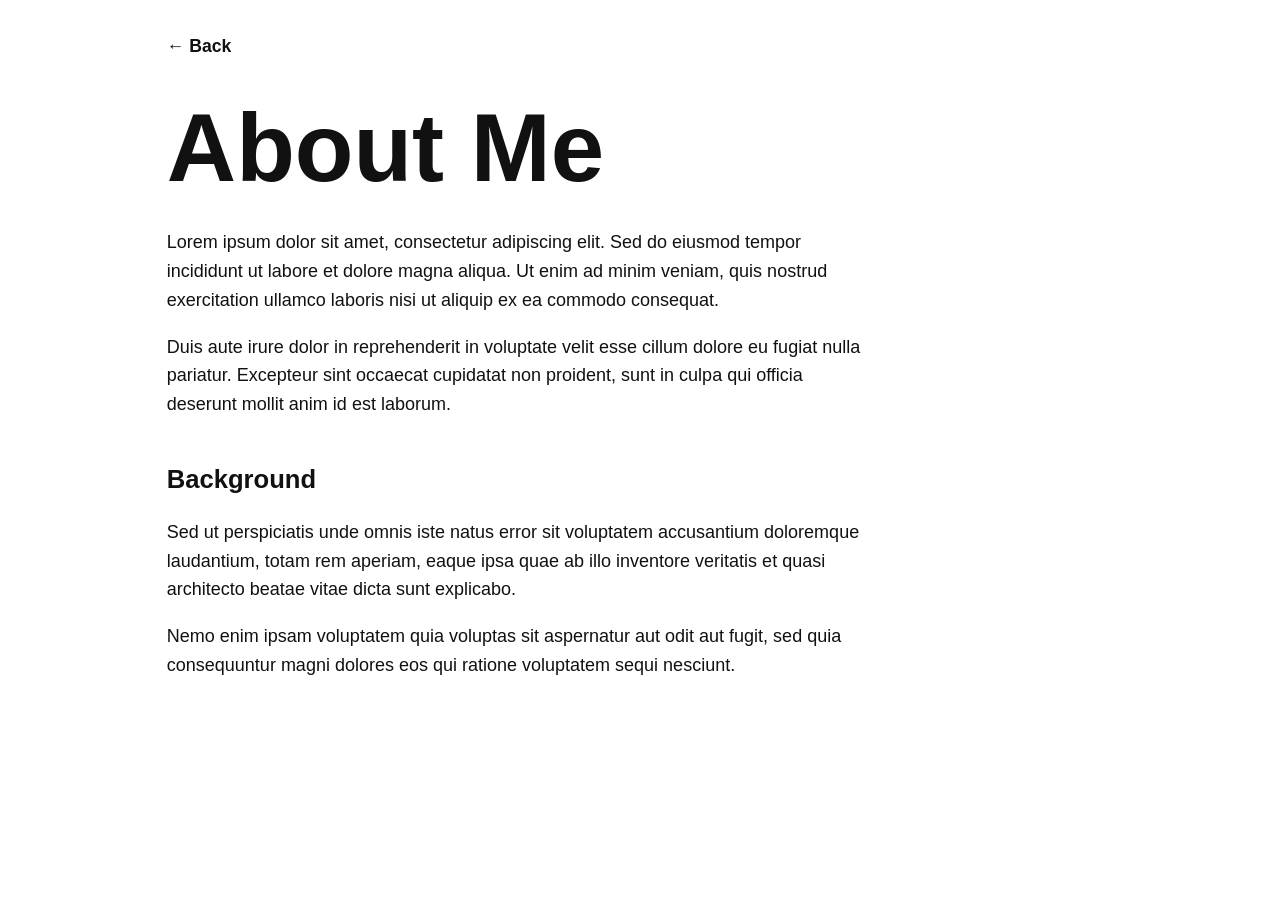
<file: about.html>
<!doctype html>
<html lang="en">
<head>
  <meta charset="utf-8">
  <meta name="viewport" content="width=device-width, initial-scale=1">
  <title>About Me · Nick Tomlinson</title>
  <link rel="stylesheet" href="styles.css?v=1793194266">
</head>
<body>
  <main class="page">
    <a class="back" href="index.html">← Back</a>
    <h1>About Me</h1>

    <p>Lorem ipsum dolor sit amet, consectetur adipiscing elit. Sed do eiusmod tempor incididunt ut labore et dolore magna aliqua. Ut enim ad minim veniam, quis nostrud exercitation ullamco laboris nisi ut aliquip ex ea commodo consequat.</p>

    <p>Duis aute irure dolor in reprehenderit in voluptate velit esse cillum dolore eu fugiat nulla pariatur. Excepteur sint occaecat cupidatat non proident, sunt in culpa qui officia deserunt mollit anim id est laborum.</p>

    <h2>Background</h2>
    <p>Sed ut perspiciatis unde omnis iste natus error sit voluptatem accusantium doloremque laudantium, totam rem aperiam, eaque ipsa quae ab illo inventore veritatis et quasi architecto beatae vitae dicta sunt explicabo.</p>

    <p>Nemo enim ipsam voluptatem quia voluptas sit aspernatur aut odit aut fugit, sed quia consequuntur magni dolores eos qui ratione voluptatem sequi nesciunt.</p>
  </main>
</body>
</html>
</file>
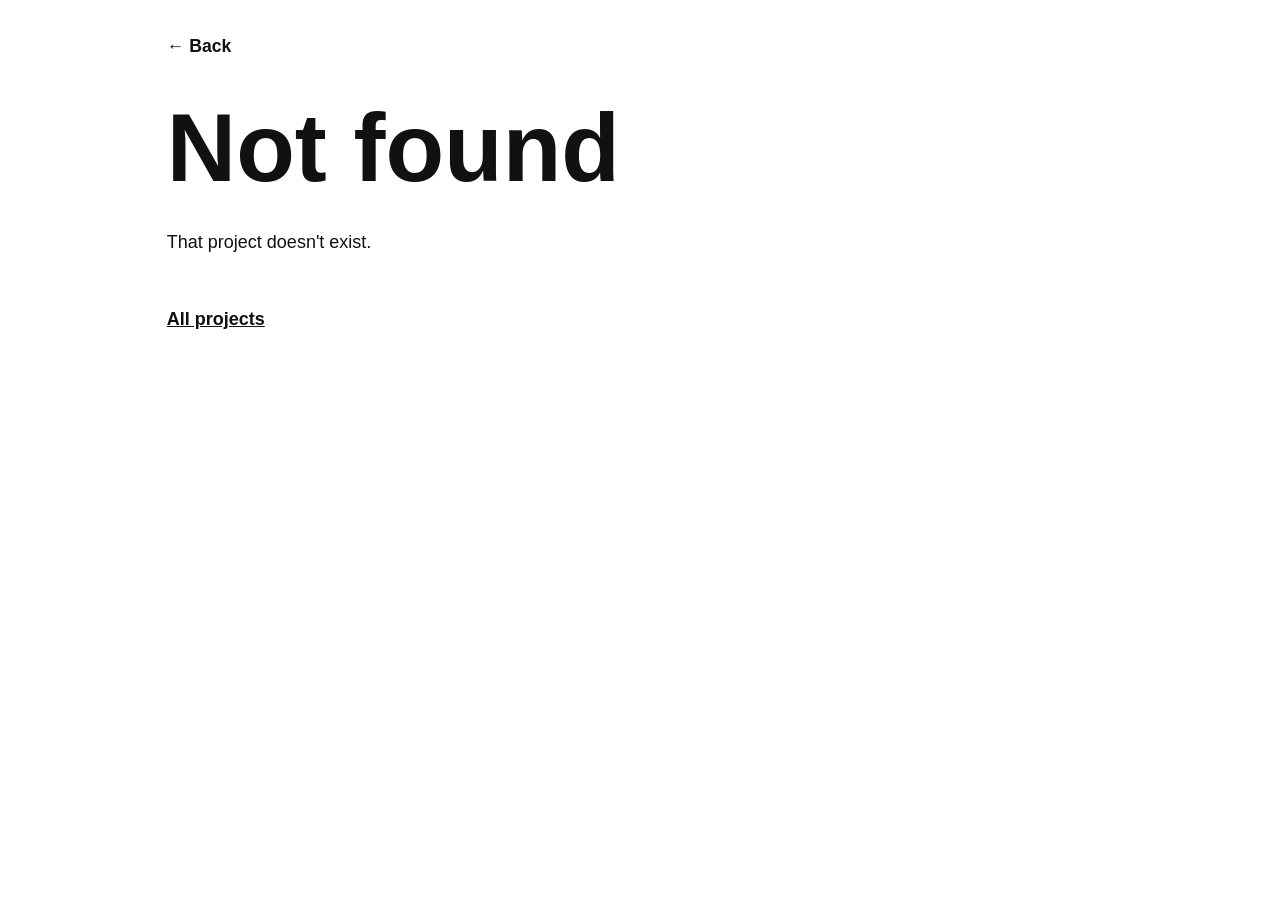
<file: case-study.html>
<!doctype html>
<html lang="en">
<head>
  <meta charset="utf-8">
  <meta name="viewport" content="width=device-width, initial-scale=1">
  <title>Case Study · Nick Tomlinson</title>
  <link rel="stylesheet" href="styles.css?v=1793194266">
</head>
<body>
  <main class="page">
    <a class="back" href="index.html">← Back</a>
    <article id="case-study"></article>
    <p class="case-links"><a href="portfolio.html">All projects</a></p>
  </main>
  <script src="projects.js?v=1793194266"></script>
</body>
</html>
</file>
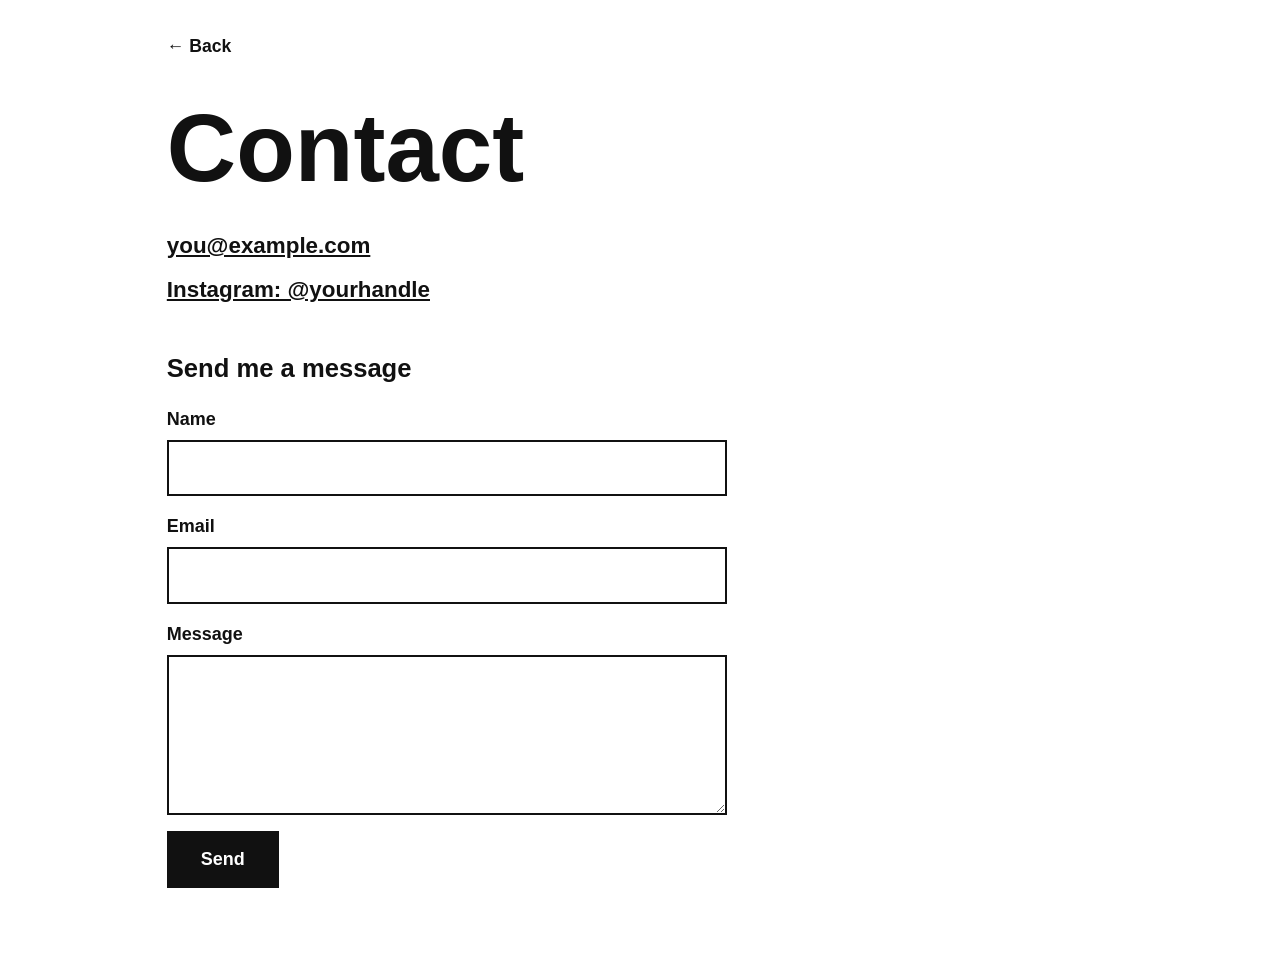
<file: contact.html>
<!doctype html>
<html lang="en">
<head>
  <meta charset="utf-8">
  <meta name="viewport" content="width=device-width, initial-scale=1">
  <title>Contact · Nick Tomlinson</title>
  <link rel="stylesheet" href="styles.css?v=1793194266">
</head>
<body>
  <main class="page">
    <a class="back" href="index.html">← Back</a>
    <h1>Contact</h1>

    <!-- Replace the email address and Instagram handle below with your own. -->
    <div class="contact-details">
      <p><a href="mailto:you@example.com">you@example.com</a></p>
      <p><a href="https://www.instagram.com/yourhandle/" rel="noopener">Instagram: @yourhandle</a></p>
    </div>

    <h2>Send me a message</h2>
    <!-- FormSubmit emails each submission to the address in the action URL.
         The first submission sends a one-time confirmation email to that address. -->
    <form class="contact-form" action="https://formsubmit.co/you@example.com" method="POST">
      <input type="hidden" name="_subject" value="New message from your website">
      <input type="text" name="_honey" class="hidden" tabindex="-1" autocomplete="off">
      <label>Name
        <input type="text" name="name" required>
      </label>
      <label>Email
        <input type="email" name="email" required>
      </label>
      <label>Message
        <textarea name="message" required></textarea>
      </label>
      <button type="submit">Send</button>
    </form>
  </main>
</body>
</html>
</file>
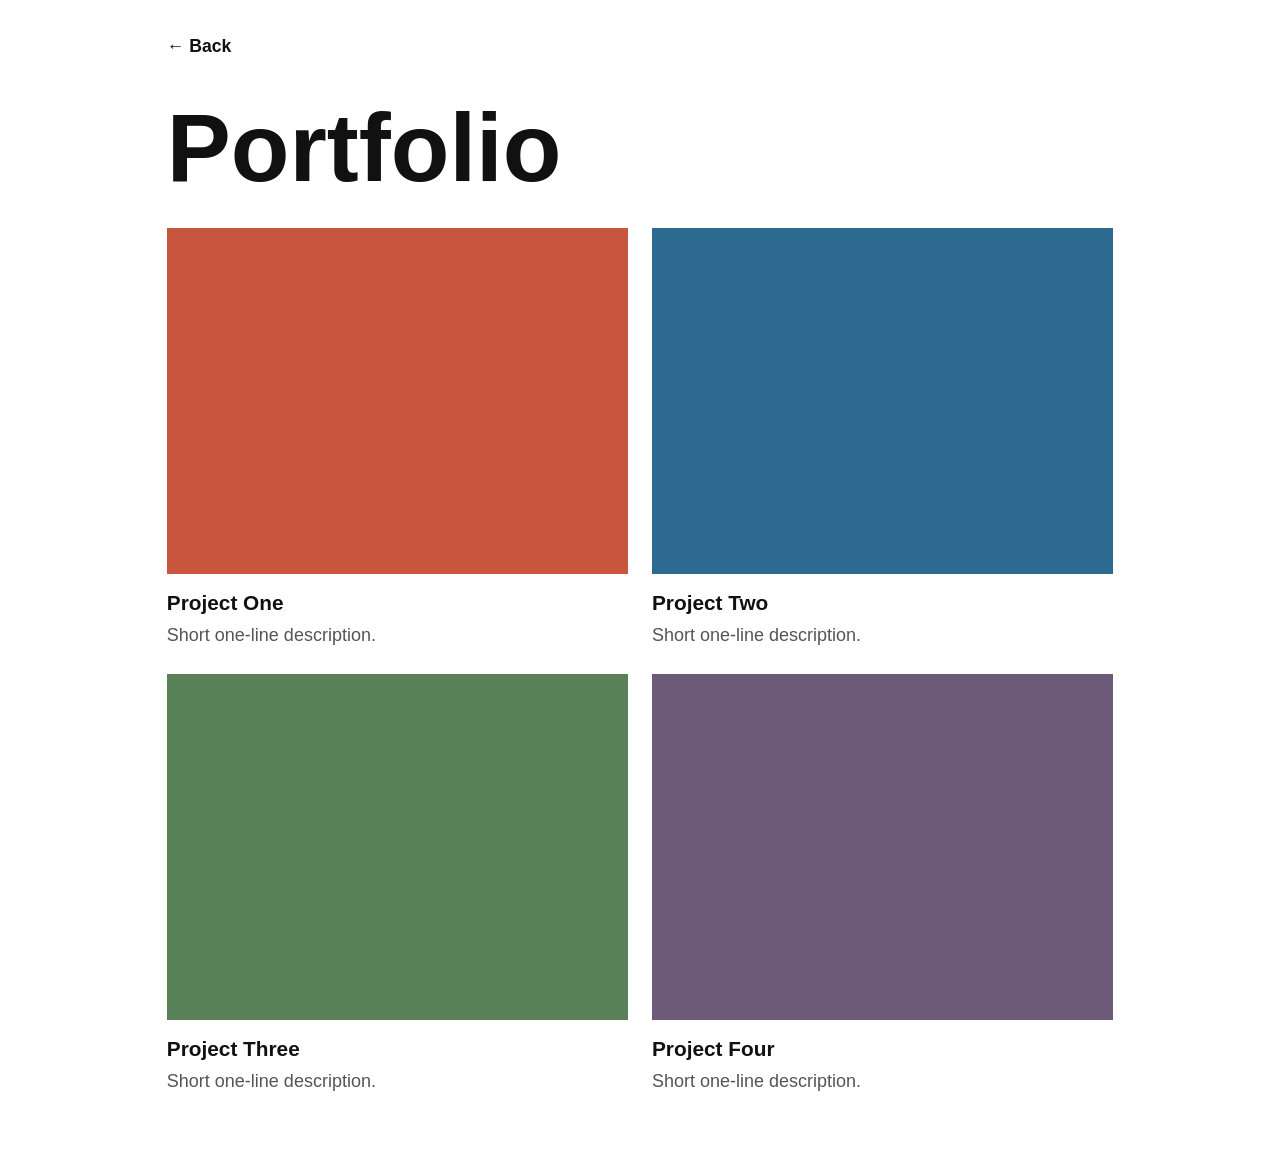
<file: portfolio.html>
<!doctype html>
<html lang="en">
<head>
  <meta charset="utf-8">
  <meta name="viewport" content="width=device-width, initial-scale=1">
  <title>Portfolio · Nick Tomlinson</title>
  <link rel="stylesheet" href="styles.css?v=1793194266">
</head>
<body>
  <main class="page">
    <a class="back" href="index.html">← Back</a>
    <h1>Portfolio</h1>
    <div class="gallery" id="gallery"></div>
  </main>
  <script src="projects.js?v=1793194266"></script>
</body>
</html>
</file>
<file: styles.css>
* { box-sizing: border-box; }

html { scroll-behavior: smooth; }

body {
  margin: 0;
  background: #ffffff;
  color: #111111;
  font-family: Arial, Helvetica, sans-serif;
  font-size: 18px;
  line-height: 1.6;
}

a { color: inherit; }

/* ---------- Landing: above the fold ---------- */

.hero {
  position: relative;
  height: 100vh;
  height: 100svh;
  display: flex;
  align-items: center;
  justify-content: center;
  /* images/hero.jpg is used when present; city.svg shows until then. */
  background:
    url("images/hero.jpg?v=1793194266") center / cover no-repeat,
    #07030a url("images/city.svg?v=1793194266") center / cover no-repeat;
  color: #ffffff;
  text-align: center;
}

/* Banner styled after the AKIRA title logo: wide, heavy red capitals
   in white, plus a small katakana line. */
.hero .logo {
  margin: 0;
  padding: 0 16px;
  display: flex;
  flex-direction: column;
  align-items: center;
  gap: 0.6em;
  font-weight: normal;
}

.logo-name {
  font-family: Archivo, "Arial Black", Arial, sans-serif;
  font-stretch: 125%;
  font-variation-settings: "wdth" 125;
  font-weight: 900;
  font-size: clamp(2rem, 7.4vw, 7rem);
  line-height: 0.9;
  letter-spacing: -0.01em;
  text-transform: uppercase;
  color: #ffffff;
  text-shadow: 0 0 0.6em rgb(227 36 27 / 0.45);
}

.logo-kana {
  font-family: "Noto Sans JP", sans-serif;
  font-weight: 900;
  font-size: clamp(0.9rem, 1.8vw, 1.6rem);
  letter-spacing: 0.35em;
  color: #ffffff;
  text-shadow: 0 1px 8px rgb(0 0 0 / 0.6);
}

.scroll-arrow {
  position: absolute;
  bottom: 40px;
  left: 50%;
  width: 56px;
  height: 56px;
  margin-left: -28px;
  color: #ffffff;
  animation: bob 1.6s ease-in-out infinite;
}

.scroll-arrow svg { width: 100%; height: 100%; }

@keyframes bob {
  0%, 100% { transform: translateY(0); }
  50% { transform: translateY(14px); }
}

/* ---------- Landing: below the fold ---------- */

.menu {
  min-height: 100vh;
  min-height: 100svh;
  display: flex;
  flex-direction: column;
  justify-content: center;
  gap: 4vh;
  padding: 64px 6vw;
}

.menu a {
  font-size: clamp(3rem, 11vw, 9rem);
  font-weight: bold;
  line-height: 1;
  text-decoration: none;
}

.menu a:hover, .menu a:focus-visible { text-decoration: underline; }

/* ---------- Inner pages ---------- */

.page {
  max-width: 1100px;
  margin: 0 auto;
  padding: 32px 6vw 80px;
}

.back {
  display: inline-block;
  margin-bottom: 40px;
  font-weight: bold;
  font-size: 1.1rem;
  text-decoration: none;
}

.back:hover { text-decoration: underline; }

.page h1 {
  margin: 0 0 32px;
  font-size: clamp(2.6rem, 8vw, 6rem);
  font-weight: bold;
  line-height: 1;
}

.page h2 { font-size: 1.6rem; margin: 40px 0 12px; }

.page p { max-width: 70ch; }

/* ---------- Portfolio gallery ---------- */

.gallery {
  display: grid;
  grid-template-columns: repeat(auto-fill, minmax(min(100%, 300px), 1fr));
  gap: 24px;
}

.gallery a {
  display: block;
  text-decoration: none;
}

.thumb {
  aspect-ratio: 4 / 3;
  background: #dddddd center / cover no-repeat;
  transition: opacity 0.2s ease;
}

.gallery a:hover .thumb { opacity: 0.85; }

.gallery h2 { font-size: 1.3rem; margin: 12px 0 2px; }
.gallery p { margin: 0; color: #555555; }

/* ---------- Case study ---------- */

.case-hero {
  aspect-ratio: 16 / 9;
  margin-bottom: 32px;
  background: #dddddd center / cover no-repeat;
}

.case-links { margin-top: 48px; font-weight: bold; }

/* ---------- Contact ---------- */

.contact-details { font-size: 1.4rem; font-weight: bold; }
.contact-details p { margin: 0 0 8px; }

.contact-form {
  display: grid;
  gap: 16px;
  max-width: 560px;
  margin-top: 16px;
}

.contact-form label { display: grid; gap: 6px; font-weight: bold; }

.contact-form input,
.contact-form textarea {
  font: inherit;
  padding: 12px;
  border: 2px solid #111111;
  border-radius: 0;
  background: #ffffff;
  width: 100%;
}

.contact-form textarea { min-height: 160px; resize: vertical; }

.contact-form button {
  justify-self: start;
  font: inherit;
  font-weight: bold;
  padding: 12px 32px;
  border: 2px solid #111111;
  background: #111111;
  color: #ffffff;
  cursor: pointer;
}

.contact-form button:hover { background: #ffffff; color: #111111; }

.hidden { display: none; }

@media (prefers-reduced-motion: reduce) {
  html { scroll-behavior: auto; }
  .scroll-arrow { animation: none; }
}
</file>
